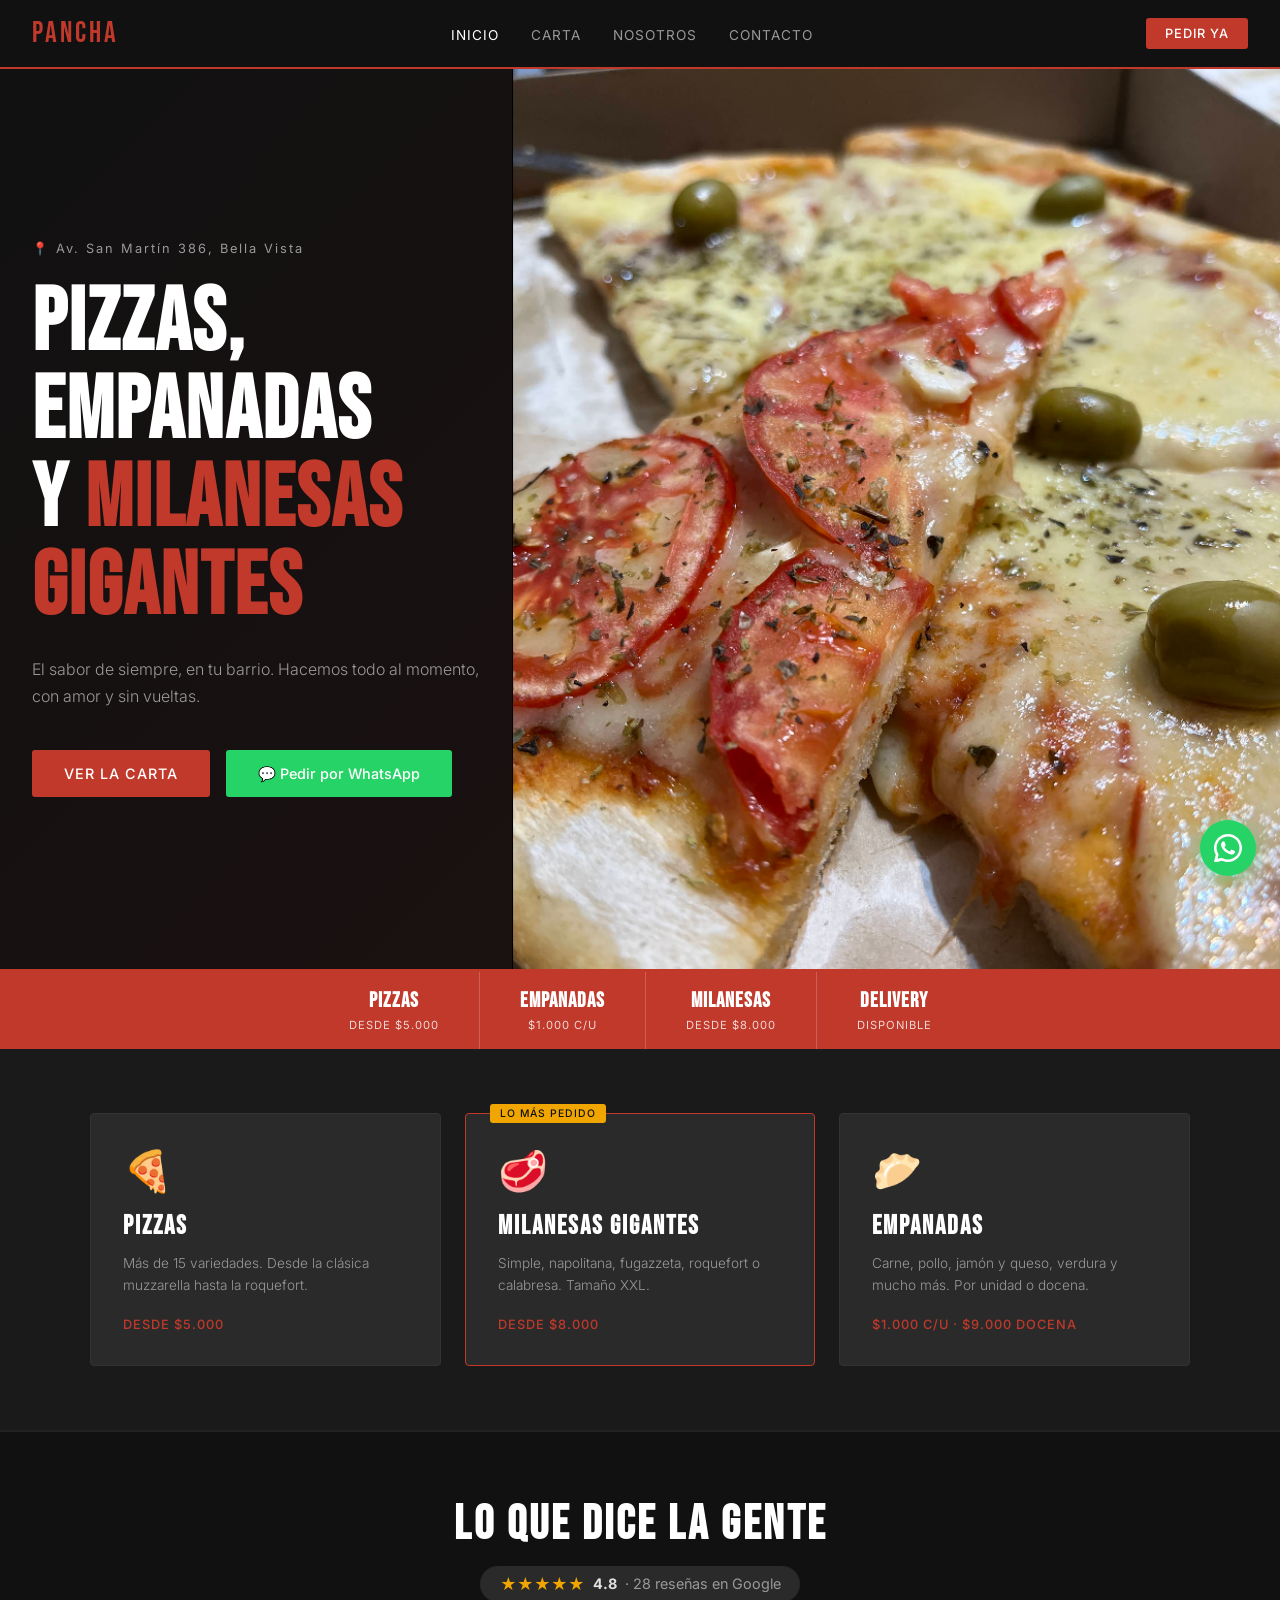
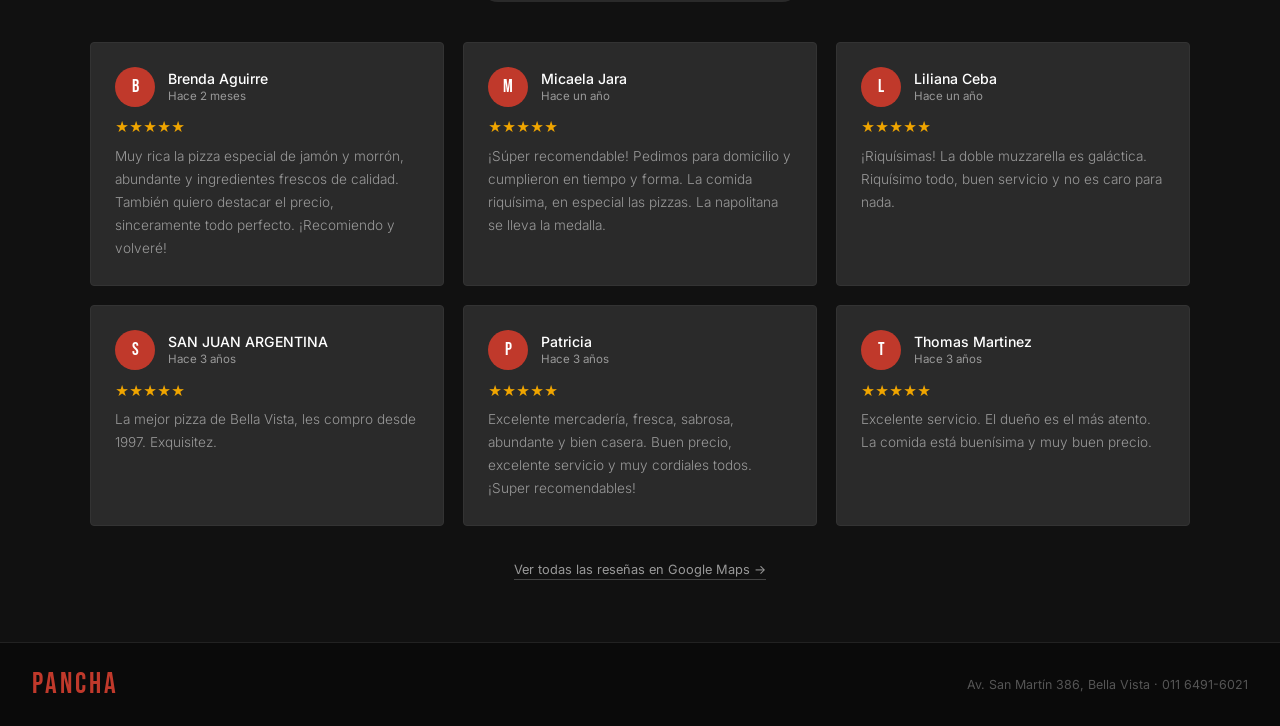
<file: index.html>
<!DOCTYPE html>
<html lang="es">
<head>
  <meta charset="UTF-8">
  <meta name="viewport" content="width=device-width, initial-scale=1.0">
  <title>Pancha – Pizzas, Empanadas y Milanesas</title>
  <link href="https://fonts.googleapis.com/css2?family=Bebas+Neue&family=Inter:wght@300;400;500&display=swap" rel="stylesheet">
  <link rel="stylesheet" href="vista/estilo/estilo.css">
</head>
<body>

  <nav>
    <span class="logo">Pancha</span>
    <ul class="nav-links">
      <li><a href="index.html" class="active-link">Inicio</a></li>
      <li><a href="vista/carta.html">Carta</a></li>
      <li><a href="vista/nosotros.html">Nosotros</a></li>
      <li><a href="vista/contacto.html">Contacto</a></li>
    </ul>
    <a href="https://wa.me/5491164916021" class="nav-cta">Pedir ya</a>
  </nav>

  <section class="hero">
    <div class="hero-content">
      <span class="hero-tag">📍 Av. San Martín 386, Bella Vista</span>
      <h1>Pizzas, Empanadas<br>y <span class="highlight">Milanesas Gigantes</span></h1>
      <p>El sabor de siempre, en tu barrio. Hacemos todo al momento, con amor y sin vueltas.</p>
      <div class="hero-btns">
        <a href="vista/carta.html" class="btn-primary">Ver la carta</a>
        <a href="https://wa.me/5491164916021" class="btn-wa">💬 Pedir por WhatsApp</a>
      </div>
    </div>
    <div class="hero-imagen">
      <img src="vista/multimedial/pizza.png" alt="Pizza Pancha">
    </div>
  </section>

  <div class="stats-bar">
    <div class="stat"><strong>Pizzas</strong><span>desde $5.000</span></div>
    <div class="stat"><strong>Empanadas</strong><span>$1.000 c/u</span></div>
    <div class="stat"><strong>Milanesas</strong><span>desde $8.000</span></div>
    <div class="stat"><strong>Delivery</strong><span>disponible</span></div>
  </div>

  <section class="promo-section">
    <div class="promo-grid">
      <a href="vista/carta.html" class="promo-card">
        <span class="promo-emoji">🍕</span>
        <h3>Pizzas</h3>
        <p>Más de 15 variedades. Desde la clásica muzzarella hasta la roquefort.</p>
        <span class="promo-desde">Desde $5.000</span>
      </a>
      <a href="vista/carta.html" class="promo-card destacado">
        <span class="promo-badge">Lo más pedido</span>
        <span class="promo-emoji">🥩</span>
        <h3>Milanesas Gigantes</h3>
        <p>Simple, napolitana, fugazzeta, roquefort o calabresa. Tamaño XXL.</p>
        <span class="promo-desde">Desde $8.000</span>
      </a>
      <a href="vista/carta.html" class="promo-card">
        <span class="promo-emoji">🥟</span>
        <h3>Empanadas</h3>
        <p>Carne, pollo, jamón y queso, verdura y mucho más. Por unidad o docena.</p>
        <span class="promo-desde">$1.000 c/u · $9.000 docena</span>
      </a>
    </div>
  </section>

  <!-- RESEÑAS -->
  <section class="resenas-section">
    <div class="resenas-header">
      <h2>Lo que dice la gente</h2>
      <div class="google-rating">
        <span class="stars">★★★★★</span>
        <strong>4.8</strong>
        <span class="rating-label">· 28 reseñas en Google</span>
      </div>
    </div>
    <div class="resenas-grid">

      <div class="resena-card">
        <div class="resena-top">
          <div class="resena-avatar">B</div>
          <div>
            <div class="resena-nombre">Brenda Aguirre</div>
            <div class="resena-fecha">Hace 2 meses</div>
          </div>
        </div>
        <div class="resena-stars">★★★★★</div>
        <p class="resena-texto">Muy rica la pizza especial de jamón y morrón, abundante y ingredientes frescos de calidad. También quiero destacar el precio, sinceramente todo perfecto. ¡Recomiendo y volveré!</p>
      </div>

      <div class="resena-card">
        <div class="resena-top">
          <div class="resena-avatar">M</div>
          <div>
            <div class="resena-nombre">Micaela Jara</div>
            <div class="resena-fecha">Hace un año</div>
          </div>
        </div>
        <div class="resena-stars">★★★★★</div>
        <p class="resena-texto">¡Súper recomendable! Pedimos para domicilio y cumplieron en tiempo y forma. La comida riquísima, en especial las pizzas. La napolitana se lleva la medalla.</p>
      </div>

      <div class="resena-card">
        <div class="resena-top">
          <div class="resena-avatar">L</div>
          <div>
            <div class="resena-nombre">Liliana Ceba</div>
            <div class="resena-fecha">Hace un año</div>
          </div>
        </div>
        <div class="resena-stars">★★★★★</div>
        <p class="resena-texto">¡Riquísimas! La doble muzzarella es galáctica. Riquísimo todo, buen servicio y no es caro para nada.</p>
      </div>

      <div class="resena-card">
        <div class="resena-top">
          <div class="resena-avatar">S</div>
          <div>
            <div class="resena-nombre">SAN JUAN ARGENTINA</div>
            <div class="resena-fecha">Hace 3 años</div>
          </div>
        </div>
        <div class="resena-stars">★★★★★</div>
        <p class="resena-texto">La mejor pizza de Bella Vista, les compro desde 1997. Exquisitez.</p>
      </div>

      <div class="resena-card">
        <div class="resena-top">
          <div class="resena-avatar">P</div>
          <div>
            <div class="resena-nombre">Patricia</div>
            <div class="resena-fecha">Hace 3 años</div>
          </div>
        </div>
        <div class="resena-stars">★★★★★</div>
        <p class="resena-texto">Excelente mercadería, fresca, sabrosa, abundante y bien casera. Buen precio, excelente servicio y muy cordiales todos. ¡Super recomendables!</p>
      </div>

      <div class="resena-card">
        <div class="resena-top">
          <div class="resena-avatar">T</div>
          <div>
            <div class="resena-nombre">Thomas Martinez</div>
            <div class="resena-fecha">Hace 3 años</div>
          </div>
        </div>
        <div class="resena-stars">★★★★★</div>
        <p class="resena-texto">Excelente servicio. El dueño es el más atento. La comida está buenísima y muy buen precio.</p>
      </div>

    </div>
    <div class="resenas-cta">
      <a href="https://www.google.com/maps/place/Pizza+Pancha/@-34.5544484,-58.6809645,17z/data=!4m8!3m7!1s0x95bcbc4965862ebf:0xc9380711a2c0d1a2!8m2!3d-34.5544484!4d-58.6783949!9m1!1b1!16s%2Fg%2F11j00sz6ft" target="_blank">Ver todas las reseñas en Google Maps →</a>
    </div>
  </section>

  <!-- WHATSAPP FLOTANTE -->
  <a href="https://wa.me/5491164916021" class="wa-flotante" title="Pedir por WhatsApp">
    <svg xmlns="http://www.w3.org/2000/svg" viewBox="0 0 24 24" fill="white" width="28" height="28"><path d="M17.472 14.382c-.297-.149-1.758-.867-2.03-.967-.273-.099-.471-.148-.67.15-.197.297-.767.966-.94 1.164-.173.199-.347.223-.644.075-.297-.15-1.255-.463-2.39-1.475-.883-.788-1.48-1.761-1.653-2.059-.173-.297-.018-.458.13-.606.134-.133.298-.347.446-.52.149-.174.198-.298.298-.497.099-.198.05-.371-.025-.52-.075-.149-.669-1.612-.916-2.207-.242-.579-.487-.5-.669-.51-.173-.008-.371-.01-.57-.01-.198 0-.52.074-.792.372-.272.297-1.04 1.016-1.04 2.479 0 1.462 1.065 2.875 1.213 3.074.149.198 2.096 3.2 5.077 4.487.709.306 1.262.489 1.694.625.712.227 1.36.195 1.871.118.571-.085 1.758-.719 2.006-1.413.248-.694.248-1.289.173-1.413-.074-.124-.272-.198-.57-.347z"/><path d="M12 0C5.373 0 0 5.373 0 12c0 2.127.558 4.122 1.532 5.855L.057 23.882a.5.5 0 0 0 .613.613l6.098-1.46A11.94 11.94 0 0 0 12 24c6.627 0 12-5.373 12-12S18.627 0 12 0zm0 21.818a9.818 9.818 0 0 1-4.932-1.327l-.353-.21-3.664.878.895-3.57-.23-.367A9.818 9.818 0 0 1 2.182 12C2.182 6.57 6.57 2.182 12 2.182S21.818 6.57 21.818 12 17.43 21.818 12 21.818z"/></svg>
  </a>

  <footer>
    <span class="logo">Pancha</span>
    <p>Av. San Martín 386, Bella Vista · 011 6491-6021</p>
  </footer>

  <script src="vista/javascript/script.js"></script>
</body>
</html>
</file>
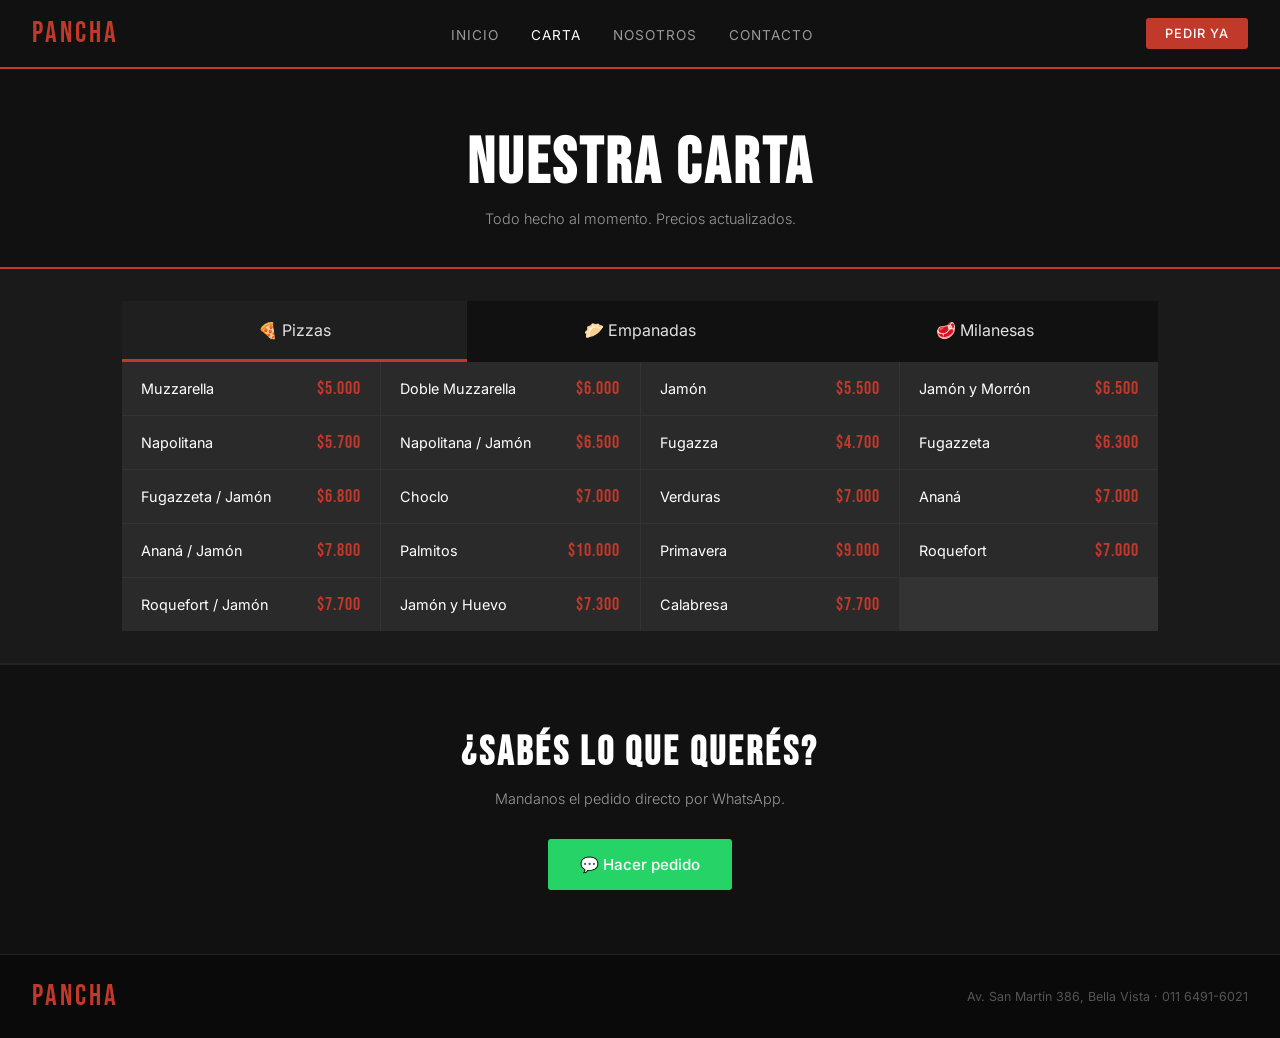
<file: vista/carta.html>
<!DOCTYPE html>
<html lang="es">
<head>
  <meta charset="UTF-8">
  <meta name="viewport" content="width=device-width, initial-scale=1.0">
  <title>Pancha – Carta</title>
  <link href="https://fonts.googleapis.com/css2?family=Bebas+Neue&family=Inter:wght@300;400;500&display=swap" rel="stylesheet">
  <link rel="stylesheet" href="estilo/estilo.css">
</head>
<body>

  <nav>
    <span class="logo">Pancha</span>
    <ul class="nav-links">
      <li><a href="../index.html">Inicio</a></li>
      <li><a href="carta.html" class="active-link">Carta</a></li>
      <li><a href="nosotros.html">Nosotros</a></li>
      <li><a href="contacto.html">Contacto</a></li>
    </ul>
    <a href="https://wa.me/5491164916021" class="nav-cta">Pedir ya</a>
  </nav>

  <div class="page-header">
    <h1>Nuestra Carta</h1>
    <p>Todo hecho al momento. Precios actualizados.</p>
  </div>

  <section class="menu-section">
    <div class="menu-tabs">
      <div class="tab active" data-tab="pizzas">🍕 Pizzas</div>
      <div class="tab" data-tab="empanadas">🥟 Empanadas</div>
      <div class="tab" data-tab="milanesas">🥩 Milanesas</div>
    </div>

    <!-- PIZZAS -->
    <div class="menu-grid" id="pizzas">
      <div class="menu-item"><div class="menu-item-header"><h4>Muzzarella</h4><span class="price">$5.000</span></div></div>
      <div class="menu-item"><div class="menu-item-header"><h4>Doble Muzzarella</h4><span class="price">$6.000</span></div></div>
      <div class="menu-item"><div class="menu-item-header"><h4>Jamón</h4><span class="price">$5.500</span></div></div>
      <div class="menu-item"><div class="menu-item-header"><h4>Jamón y Morrón</h4><span class="price">$6.500</span></div></div>
      <div class="menu-item"><div class="menu-item-header"><h4>Napolitana</h4><span class="price">$5.700</span></div></div>
      <div class="menu-item"><div class="menu-item-header"><h4>Napolitana / Jamón</h4><span class="price">$6.500</span></div></div>
      <div class="menu-item"><div class="menu-item-header"><h4>Fugazza</h4><span class="price">$4.700</span></div></div>
      <div class="menu-item"><div class="menu-item-header"><h4>Fugazzeta</h4><span class="price">$6.300</span></div></div>
      <div class="menu-item"><div class="menu-item-header"><h4>Fugazzeta / Jamón</h4><span class="price">$6.800</span></div></div>
      <div class="menu-item"><div class="menu-item-header"><h4>Choclo</h4><span class="price">$7.000</span></div></div>
      <div class="menu-item"><div class="menu-item-header"><h4>Verduras</h4><span class="price">$7.000</span></div></div>
      <div class="menu-item"><div class="menu-item-header"><h4>Ananá</h4><span class="price">$7.000</span></div></div>
      <div class="menu-item"><div class="menu-item-header"><h4>Ananá / Jamón</h4><span class="price">$7.800</span></div></div>
      <div class="menu-item"><div class="menu-item-header"><h4>Palmitos</h4><span class="price">$10.000</span></div></div>
      <div class="menu-item"><div class="menu-item-header"><h4>Primavera</h4><span class="price">$9.000</span></div></div>
      <div class="menu-item"><div class="menu-item-header"><h4>Roquefort</h4><span class="price">$7.000</span></div></div>
      <div class="menu-item"><div class="menu-item-header"><h4>Roquefort / Jamón</h4><span class="price">$7.700</span></div></div>
      <div class="menu-item"><div class="menu-item-header"><h4>Jamón y Huevo</h4><span class="price">$7.300</span></div></div>
      <div class="menu-item"><div class="menu-item-header"><h4>Calabresa</h4><span class="price">$7.700</span></div></div>
    </div>

    <!-- EMPANADAS -->
    <div class="menu-grid hidden" id="empanadas">
      <div class="menu-item"><div class="menu-item-header"><h4>Carne</h4><span class="price">$1.000</span></div></div>
      <div class="menu-item"><div class="menu-item-header"><h4>Pollo</h4><span class="price">$1.000</span></div></div>
      <div class="menu-item"><div class="menu-item-header"><h4>Jamón y Queso</h4><span class="price">$1.000</span></div></div>
      <div class="menu-item"><div class="menu-item-header"><h4>Roquefort y Jamón</h4><span class="price">$1.000</span></div></div>
      <div class="menu-item"><div class="menu-item-header"><h4>Choclo</h4><span class="price">$1.000</span></div></div>
      <div class="menu-item"><div class="menu-item-header"><h4>Verdura</h4><span class="price">$1.000</span></div></div>
      <div class="menu-item"><div class="menu-item-header"><h4>Capresse</h4><span class="price">$1.000</span></div></div>
      <div class="menu-item"><div class="menu-item-header"><h4>Ananá y Jamón</h4><span class="price">$1.000</span></div></div>
      <div class="menu-item"><div class="menu-item-header"><h4>Calabresa</h4><span class="price">$1.000</span></div></div>
      <div class="menu-item"><div class="menu-item-header"><h4>Jamón, Queso y Tomate</h4><span class="price">$1.000</span></div></div>
      <div class="menu-item"><div class="menu-item-header"><h4>Queso y Cebolla</h4><span class="price">$1.000</span></div></div>
      <div class="menu-item destacado-item"><div class="menu-item-header"><h4>Media docena</h4><span class="price">$5.500</span></div></div>
      <div class="menu-item destacado-item"><div class="menu-item-header"><h4>Docena</h4><span class="price">$9.000</span></div></div>
    </div>

    <!-- MILANESAS -->
    <div class="menu-grid hidden" id="milanesas">
      <div class="menu-item"><div class="menu-item-header"><h4>Simple</h4><span class="price">$8.000</span></div><p>Milanesa gigante clásica.</p></div>
      <div class="menu-item destacado-item"><div class="menu-item-header"><h4>Napolitana</h4><span class="price">$9.000</span></div><p>Con salsa de tomate y queso gratinado.</p></div>
      <div class="menu-item"><div class="menu-item-header"><h4>Fugazzeta</h4><span class="price">$9.800</span></div><p>Con cebolla y queso.</p></div>
      <div class="menu-item"><div class="menu-item-header"><h4>Roquefort</h4><span class="price">$9.800</span></div><p>Con salsa roquefort.</p></div>
      <div class="menu-item"><div class="menu-item-header"><h4>Calabresa</h4><span class="price">$9.800</span></div><p>Con salsa calabresa picante.</p></div>
    </div>
  </section>

  <section class="cta-section">
    <h2>¿Sabés lo que querés?</h2>
    <p>Mandanos el pedido directo por WhatsApp.</p>
    <a href="https://wa.me/5491164916021" class="whatsapp-btn">💬 Hacer pedido</a>
  </section>

  <footer>
    <span class="logo">Pancha</span>
    <p>Av. San Martín 386, Bella Vista · 011 6491-6021</p>
  </footer>

  <!-- Script inline para que las tabs funcionen siempre -->
  <script>
    (function() {
      var tabs = document.querySelectorAll('.tab');
      var grids = document.querySelectorAll('.menu-grid');

      tabs.forEach(function(tab) {
        tab.addEventListener('click', function() {
          // Sacar active de todos los tabs
          tabs.forEach(function(t) { t.classList.remove('active'); });
          // Ocultar todos los grids
          grids.forEach(function(g) { g.classList.add('hidden'); });
          // Activar el tab clickeado
          tab.classList.add('active');
          // Mostrar el grid correspondiente
          var targetId = tab.getAttribute('data-tab');
          var target = document.getElementById(targetId);
          if (target) {
            target.classList.remove('hidden');
          }
        });
      });
    })();
  </script>

</body>
</html>
</file>
<file: vista/estilo/estilo.css>
* { margin: 0; padding: 0; box-sizing: border-box; }

:root {
  --rojo: #C0392B;
  --oscuro: #1a1a1a;
  --gris: #2a2a2a;
  --gris-claro: #3a3a3a;
  --texto: #e0e0e0;
  --texto-suave: #999;
  --dorado: #f0a500;
}

body {
  font-family: 'Inter', sans-serif;
  background: var(--oscuro);
  color: var(--texto);
}

/* NAV */
nav {
  display: flex; justify-content: space-between; align-items: center;
  padding: 1rem 2rem;
  background: #111;
  position: sticky; top: 0; z-index: 100;
  border-bottom: 2px solid var(--rojo);
}
.logo {
  font-family: 'Bebas Neue', sans-serif;
  font-size: 1.8rem; color: var(--rojo); letter-spacing: 3px;
}
.nav-links { display: flex; gap: 2rem; list-style: none; }
.nav-links a { color: var(--texto-suave); text-decoration: none; font-size: 0.85rem; text-transform: uppercase; letter-spacing: 1px; transition: color 0.2s; }
.nav-links a:hover, .active-link { color: #fff !important; }
.nav-cta { background: var(--rojo); color: #fff; padding: 0.5rem 1.2rem; font-size: 0.8rem; text-decoration: none; text-transform: uppercase; letter-spacing: 1px; font-weight: 500; border-radius: 3px; }

/* HERO */
.hero {
  min-height: 85vh; display: grid; grid-template-columns: 1fr 1.5fr; align-items: center;
  padding: 0; gap: 0;
  background: linear-gradient(135deg, #111 0%, #1f1010 100%);
  border-bottom: 3px solid var(--rojo);
}
.hero-content { max-width: 650px; padding: 4rem 2rem; }
.hero-imagen { display: flex; align-self: stretch; }
.hero-imagen img { width: 100%; height: 100%; object-fit: cover; }
.hero-tag { font-size: 0.8rem; color: var(--texto-suave); letter-spacing: 2px; display: block; margin-bottom: 1.5rem; }
.hero h1 {
  font-family: 'Bebas Neue', sans-serif;
  font-size: clamp(3rem, 8vw, 5.5rem);
  line-height: 1; color: #fff; margin-bottom: 1.5rem; letter-spacing: 2px;
}
.highlight { color: var(--rojo); }
.hero p { color: var(--texto-suave); font-size: 1rem; line-height: 1.7; margin-bottom: 2.5rem; font-weight: 300; max-width: 480px; }
.hero-btns { display: flex; gap: 1rem; flex-wrap: wrap; }
.btn-primary { background: var(--rojo); color: #fff; padding: 0.9rem 2rem; text-decoration: none; font-weight: 500; font-size: 0.9rem; border-radius: 3px; text-transform: uppercase; letter-spacing: 1px; }
.btn-wa { background: #25D366; color: #fff; padding: 0.9rem 2rem; text-decoration: none; font-weight: 500; font-size: 0.9rem; border-radius: 3px; }

/* STATS BAR */
.stats-bar { background: var(--rojo); display: flex; justify-content: center; flex-wrap: wrap; }
.stat { padding: 1rem 2.5rem; text-align: center; border-right: 1px solid rgba(255,255,255,0.2); }
.stat:last-child { border-right: none; }
.stat strong { display: block; font-family: 'Bebas Neue', sans-serif; font-size: 1.3rem; color: #fff; letter-spacing: 1px; }
.stat span { font-size: 0.7rem; color: rgba(255,255,255,0.8); text-transform: uppercase; letter-spacing: 1px; }

/* PROMO CARDS */
.promo-section { padding: 4rem 2rem; background: var(--oscuro); }
.promo-grid { display: grid; grid-template-columns: repeat(auto-fit, minmax(260px, 1fr)); gap: 1.5rem; max-width: 1100px; margin: 0 auto; }
.promo-card {
  background: var(--gris); border: 1px solid #333;
  padding: 2rem; text-decoration: none; color: var(--texto);
  border-radius: 4px; transition: border-color 0.2s, transform 0.2s;
  position: relative; display: block;
}
.promo-card:hover { border-color: var(--rojo); transform: translateY(-3px); }
.promo-card.destacado { border-color: var(--rojo); }
.promo-badge {
  position: absolute; top: -10px; left: 1.5rem;
  background: var(--dorado); color: #111;
  font-size: 0.65rem; font-weight: 500; text-transform: uppercase; letter-spacing: 1px;
  padding: 3px 10px; border-radius: 3px;
}
.promo-emoji { font-size: 2.5rem; display: block; margin-bottom: 1rem; }
.promo-card h3 { font-family: 'Bebas Neue', sans-serif; font-size: 1.6rem; letter-spacing: 2px; margin-bottom: 0.7rem; color: #fff; }
.promo-card p { font-size: 0.85rem; color: var(--texto-suave); line-height: 1.6; margin-bottom: 1rem; font-weight: 300; }
.promo-desde { font-size: 0.8rem; color: var(--rojo); font-weight: 500; text-transform: uppercase; letter-spacing: 1px; }

/* PAGE HEADER */
.page-header { background: #111; padding: 3.5rem 2rem 2.5rem; text-align: center; border-bottom: 2px solid var(--rojo); }
.page-header h1 { font-family: 'Bebas Neue', sans-serif; font-size: clamp(2.5rem, 6vw, 4rem); letter-spacing: 3px; color: #fff; margin-bottom: 0.5rem; }
.page-header p { color: var(--texto-suave); font-size: 0.9rem; font-weight: 300; }

/* MENU */
.menu-section { padding: 2rem; background: var(--oscuro); max-width: 1100px; margin: 0 auto; }
.menu-grid { display: grid; grid-template-columns: repeat(auto-fill, minmax(220px, 1fr)); gap: 1px; background: #333; }
.menu-grid.hidden { display: none; }
.menu-item { background: var(--gris); padding: 1rem 1.2rem; }
.menu-item.destacado-item { background: #2f1f1f; }
.menu-item-header { display: flex; justify-content: space-between; align-items: center; gap: 0.5rem; }
.menu-item h4 { font-size: 0.9rem; color: #fff; font-weight: 400; }
.menu-item p { font-size: 0.78rem; color: var(--texto-suave); margin-top: 0.3rem; font-weight: 300; }
.price { font-family: 'Bebas Neue', sans-serif; font-size: 1.1rem; color: var(--rojo); letter-spacing: 1px; white-space: nowrap; }

/* NOSOTROS */
.nosotros-section { padding: 4rem 2rem; max-width: 900px; margin: 0 auto; }
.nosotros-texto h2 { font-family: 'Bebas Neue', sans-serif; font-size: 2.5rem; letter-spacing: 2px; color: #fff; margin-bottom: 1.5rem; }
.nosotros-texto p { color: var(--texto-suave); font-size: 0.95rem; line-height: 1.8; margin-bottom: 1rem; font-weight: 300; }
.valores-grid { display: grid; grid-template-columns: repeat(auto-fit, minmax(200px, 1fr)); gap: 1.5rem; margin-top: 3rem; }
.valor-item { background: var(--gris); padding: 1.5rem; border-top: 2px solid var(--rojo); border-radius: 3px; }
.valor-icon { font-size: 1.8rem; display: block; margin-bottom: 0.8rem; }
.valor-item h4 { font-size: 0.9rem; color: #fff; text-transform: uppercase; letter-spacing: 1px; margin-bottom: 0.5rem; }
.valor-item p { font-size: 0.82rem; color: var(--texto-suave); line-height: 1.6; font-weight: 300; }

/* CONTACTO */
.contacto-section { padding: 4rem 2rem; }
.contacto-grid { display: grid; grid-template-columns: 1fr 1fr; gap: 3rem; max-width: 1000px; margin: 0 auto; }
.contacto-info { display: flex; flex-direction: column; gap: 1rem; }
.info-card { background: var(--gris); padding: 1.5rem; border-radius: 3px; border-left: 3px solid #444; }
.info-card.destacado-card { border-left-color: var(--rojo); }
.info-icon { font-size: 1.3rem; display: block; margin-bottom: 0.5rem; }
.info-card h4 { font-size: 0.7rem; text-transform: uppercase; letter-spacing: 2px; color: var(--texto-suave); margin-bottom: 0.5rem; }
.info-card p { font-size: 0.9rem; color: var(--texto); line-height: 1.7; font-weight: 300; }
.info-card strong { color: #fff; font-weight: 500; }
.contact-link { display: block; color: #fff; text-decoration: none; font-size: 1rem; font-weight: 500; margin-top: 0.3rem; }
.horarios-detalle { background: var(--gris); padding: 2rem; border-radius: 3px; }
.horarios-detalle h3 { font-family: 'Bebas Neue', sans-serif; font-size: 1.5rem; letter-spacing: 2px; color: #fff; margin-bottom: 1.5rem; }
.horarios-tabla { width: 100%; border-collapse: collapse; }
.horarios-tabla tr { border-bottom: 1px solid #333; }
.horarios-tabla td { padding: 0.7rem 0; font-size: 0.9rem; color: var(--texto); }
.horarios-tabla td:last-child { text-align: right; color: var(--dorado); font-weight: 500; }
.horarios-tabla .cerrado { color: #666 !important; }
.horario-nota { font-size: 0.75rem; color: var(--texto-suave); margin-top: 1rem; font-weight: 300; }

/* CTA */
.cta-section { background: #111; text-align: center; padding: 4rem 2rem; border-top: 2px solid #222; }
.cta-section h2 { font-family: 'Bebas Neue', sans-serif; font-size: 2.5rem; letter-spacing: 3px; color: #fff; margin-bottom: 0.8rem; }
.cta-section p { color: var(--texto-suave); font-size: 0.9rem; margin-bottom: 2rem; font-weight: 300; }
.whatsapp-btn { display: inline-flex; align-items: center; gap: 0.5rem; background: #25D366; color: #fff; padding: 1rem 2rem; text-decoration: none; font-weight: 500; font-size: 0.95rem; border-radius: 3px; }

/* WHATSAPP FLOTANTE */
.wa-flotante {
  position: fixed; bottom: 1.5rem; right: 1.5rem; z-index: 999;
  background: #25D366; color: #fff;
  width: 56px; height: 56px; border-radius: 50%;
  display: flex; align-items: center; justify-content: center;
  font-size: 1.8rem; text-decoration: none;
  box-shadow: 0 4px 20px rgba(37,211,102,0.4);
  transition: transform 0.2s, box-shadow 0.2s;
}
.wa-flotante:hover { transform: scale(1.1); box-shadow: 0 6px 28px rgba(37,211,102,0.6); }

/* FOOTER */
footer { background: #0a0a0a; padding: 1.5rem 2rem; display: flex; justify-content: space-between; align-items: center; flex-wrap: wrap; gap: 0.5rem; border-top: 1px solid #222; }
footer p { font-size: 0.78rem; color: #555; }

/* RESPONSIVE */
@media (max-width: 640px) {
  nav { padding: 0.8rem 1rem; }
  .nav-links { display: none; }
  .hero { padding: 0; min-height: 70vh; grid-template-columns: 1fr; }
  .hero-content { padding: 3rem 1rem; }
  .hero-imagen { min-height: 260px; }
  .hero-imagen img { border: none; }
  .promo-section, .menu-section, .nosotros-section, .contacto-section { padding: 2rem 1rem; }
  .contacto-grid { grid-template-columns: 1fr; gap: 1.5rem; }
  .stat { padding: 0.8rem 1.2rem; }
  footer { flex-direction: column; text-align: center; }
  .resenas-section { padding: 2rem 1rem; }
  .resenas-grid { grid-template-columns: 1fr; }
}

/* LISTA DE SERVICIOS */
.servicios-lista {
  list-style: none;
  margin-top: 1rem;
  display: grid;
  grid-template-columns: 1fr 1fr;
  gap: 0.6rem;
}
.servicios-lista li { font-size: 0.85rem; color: var(--texto); font-weight: 300; }

/* TABS */
.menu-tabs {
  display: flex;
  background: #111;
  border-bottom: 2px solid var(--rojo);
  margin-bottom: 0;
}
.tab {
  flex: 1;
  display: flex;
  flex-direction: column;
  align-items: center;
  justify-content: center;
  gap: 0.4rem;
  padding: 1.2rem 0.5rem;
  cursor: pointer;
  border-bottom: 3px solid transparent;
  margin-bottom: -2px;
  transition: background 0.2s, border-color 0.2s;
  background: #111;
  user-select: none;
}
.tab:hover { background: #1f1f1f; }
.tab.active { border-bottom-color: var(--rojo); background: #1f1f1f; }
.tab-emoji { font-size: 1.8rem; line-height: 1; }
.tab-label { font-size: 0.72rem; letter-spacing: 2px; text-transform: uppercase; color: var(--texto-suave); font-weight: 500; }
.tab.active .tab-label { color: #fff; }

/* RESEÑAS */
.resenas-section {
  padding: 4rem 2rem;
  background: #111;
  border-top: 2px solid #222;
}
.resenas-header {
  text-align: center;
  margin-bottom: 2.5rem;
}
.resenas-header h2 {
  font-family: 'Bebas Neue', sans-serif;
  font-size: clamp(2rem, 5vw, 3rem);
  letter-spacing: 3px;
  color: #fff;
  margin-bottom: 0.8rem;
}
.google-rating {
  display: inline-flex;
  align-items: center;
  gap: 0.5rem;
  background: var(--gris);
  padding: 0.5rem 1.2rem;
  border-radius: 30px;
  font-size: 0.9rem;
  color: var(--texto);
}
.google-rating .stars { color: var(--dorado); font-size: 1rem; }
.rating-label { color: var(--texto-suave); }
.resenas-grid {
  display: grid;
  grid-template-columns: repeat(auto-fit, minmax(280px, 1fr));
  gap: 1.2rem;
  max-width: 1100px;
  margin: 0 auto;
}
.resena-card {
  background: var(--gris);
  border: 1px solid #333;
  border-radius: 4px;
  padding: 1.5rem;
  transition: border-color 0.2s;
}
.resena-card:hover { border-color: var(--rojo); }
.resena-top {
  display: flex;
  align-items: center;
  gap: 0.8rem;
  margin-bottom: 0.8rem;
}
.resena-avatar {
  width: 40px; height: 40px;
  border-radius: 50%;
  background: var(--rojo);
  display: flex; align-items: center; justify-content: center;
  font-family: 'Bebas Neue', sans-serif;
  font-size: 1.1rem;
  color: #fff;
  flex-shrink: 0;
}
.resena-nombre { font-size: 0.88rem; color: #fff; font-weight: 500; }
.resena-fecha { font-size: 0.72rem; color: var(--texto-suave); margin-top: 2px; }
.resena-stars { color: var(--dorado); font-size: 0.85rem; margin-bottom: 0.6rem; }
.resena-texto { font-size: 0.85rem; color: var(--texto-suave); line-height: 1.7; font-weight: 300; }
.resenas-cta { text-align: center; margin-top: 2rem; }
.resenas-cta a {
  font-size: 0.8rem;
  color: var(--texto-suave);
  text-decoration: none;
  border-bottom: 1px solid #444;
  padding-bottom: 2px;
  transition: color 0.2s;
}
.resenas-cta a:hover { color: #fff; }
</file>
